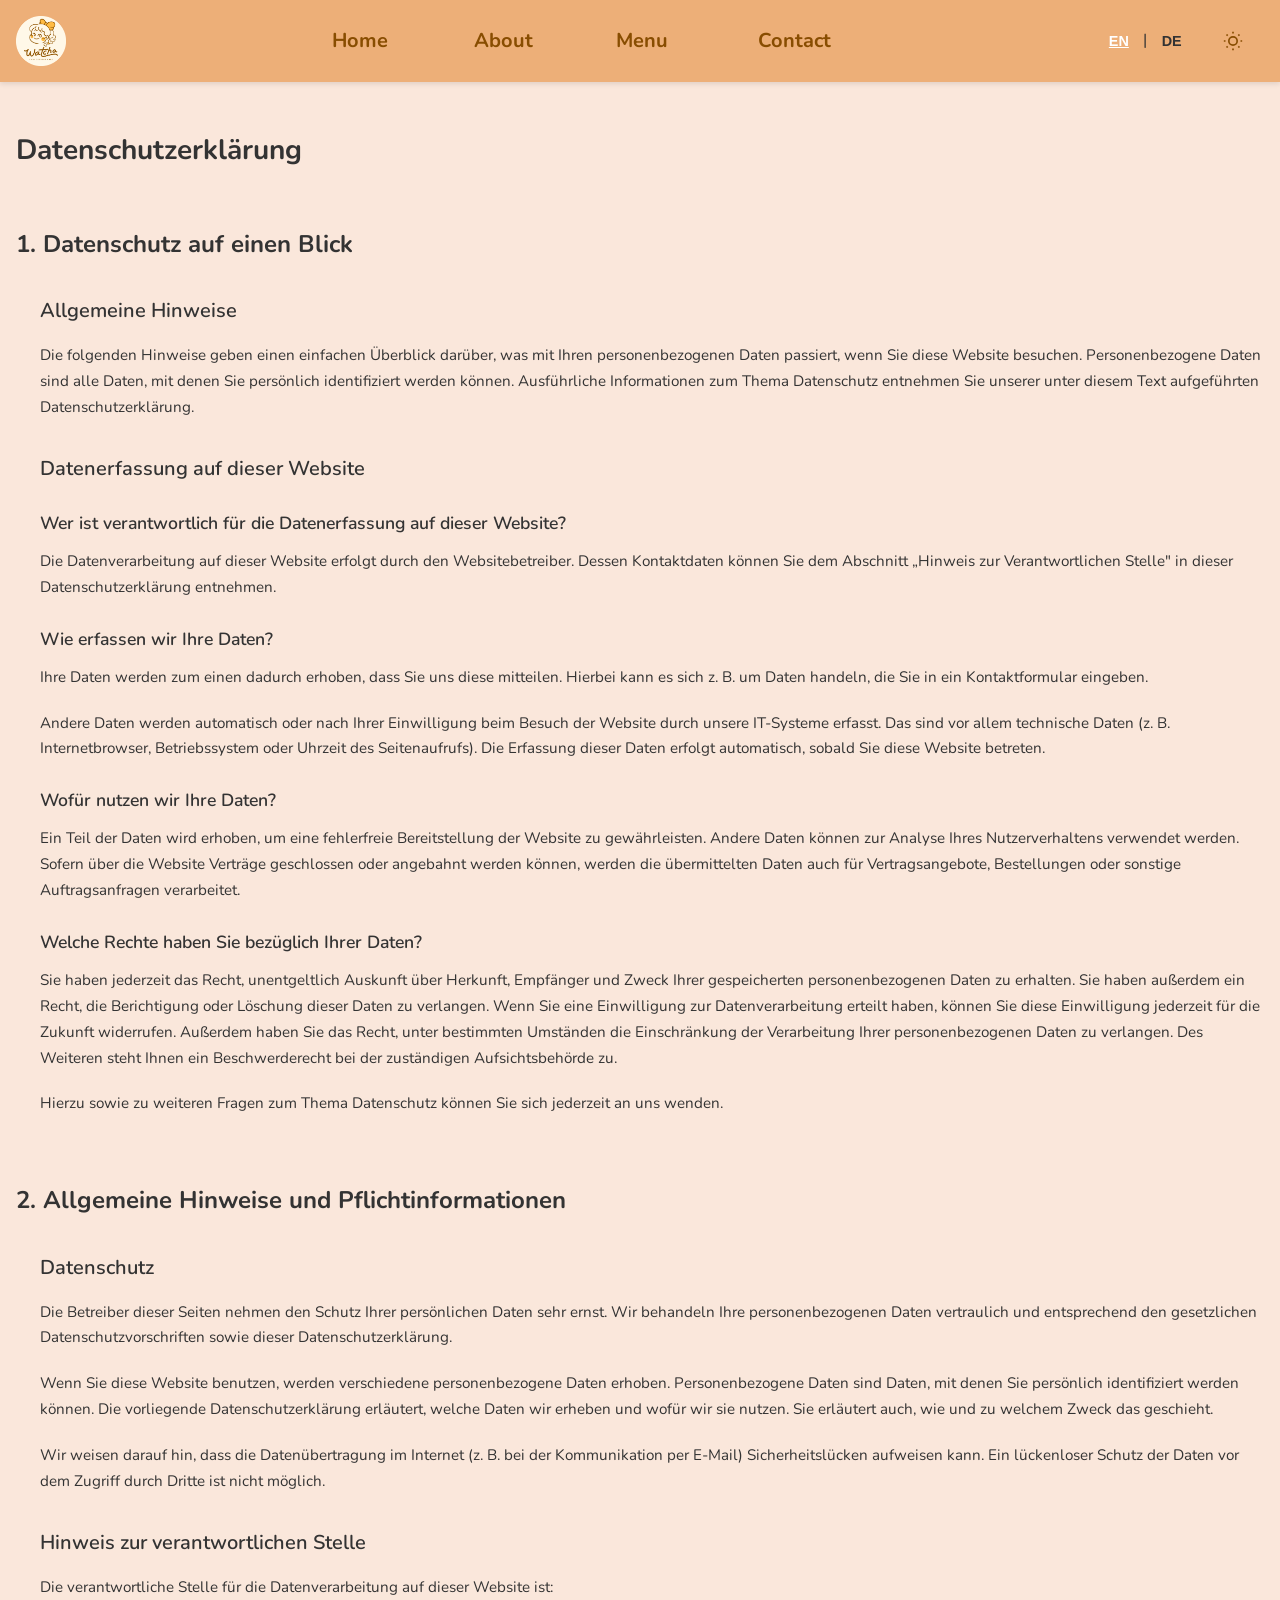
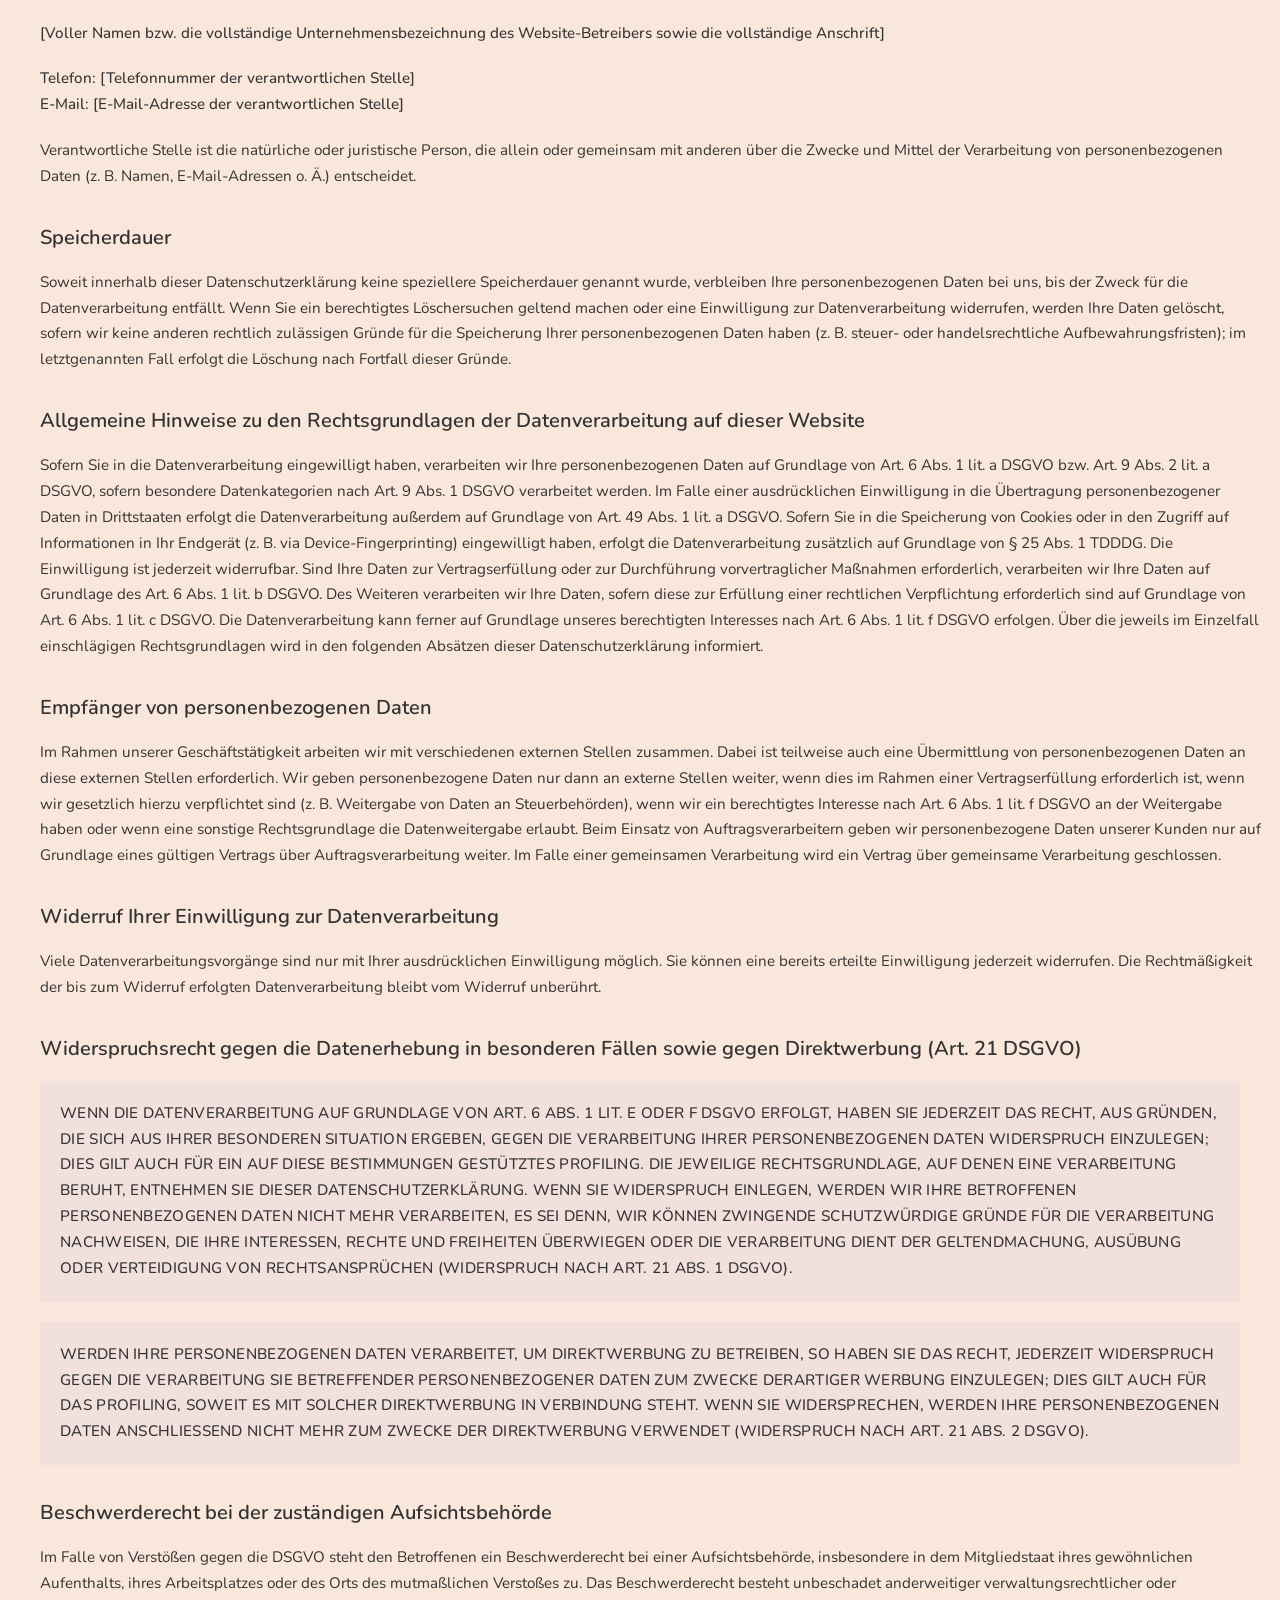
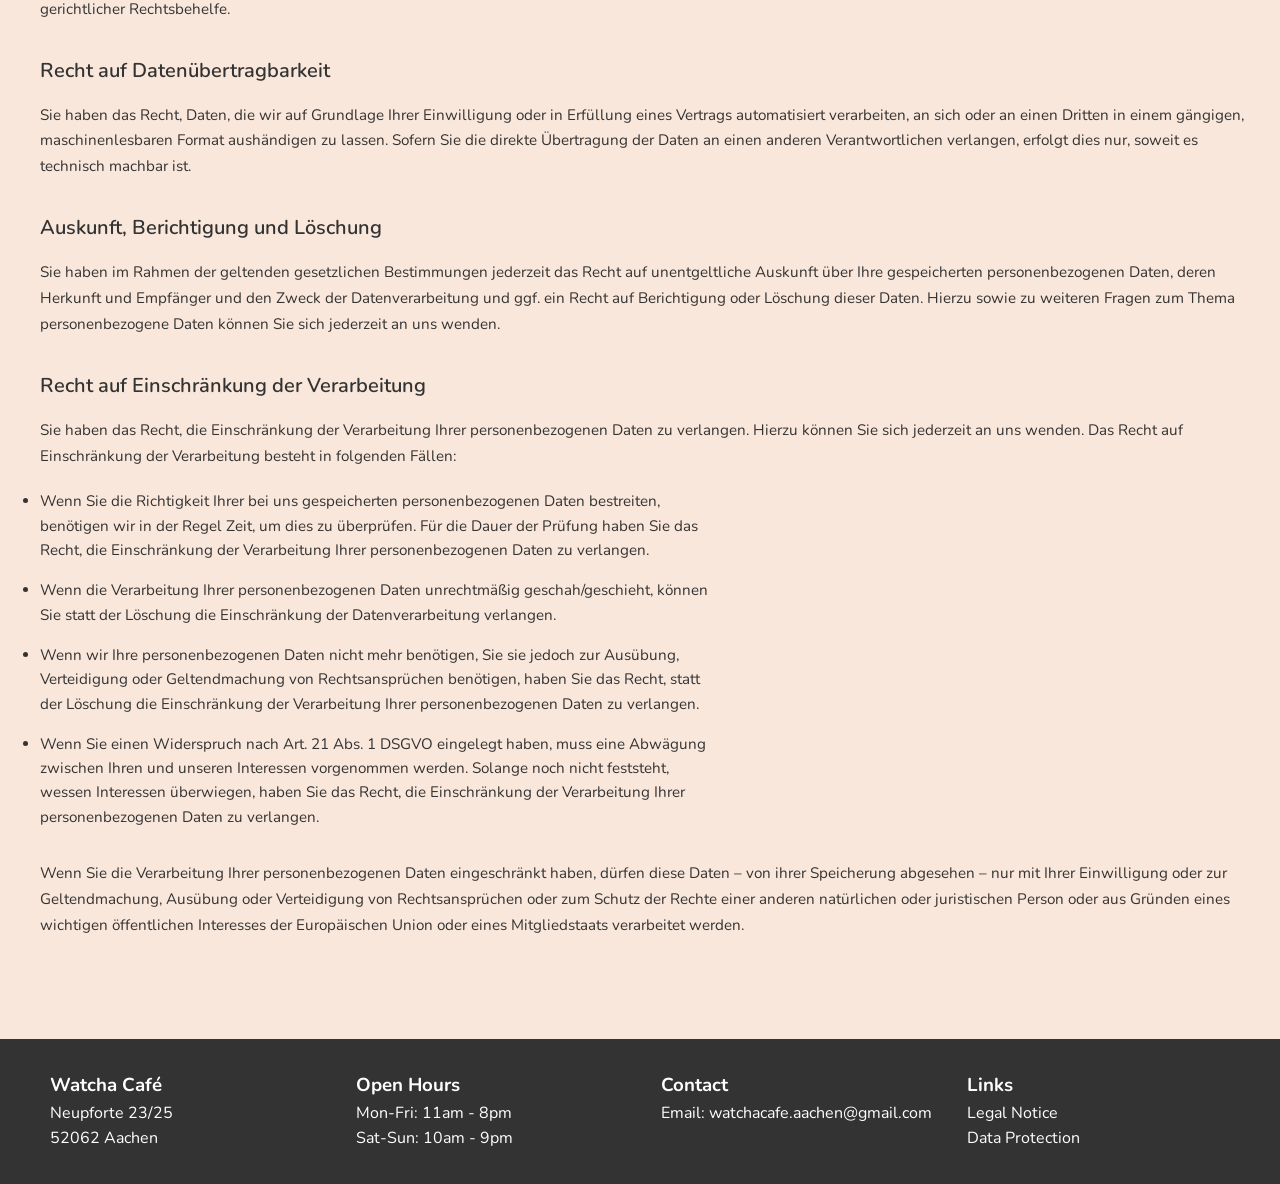
<file: data_protection.html>
<!DOCTYPE html>
<html lang="en">
  <head>
    <meta charset="UTF-8" />
    <meta name="viewport" content="width=device-width, initial-scale=1.0" />
    <title>Data Protection - Watcha Café</title>
    <link
      href="https://fonts.googleapis.com/css2?family=Nunito:ital,wght@0,200..1000;1,200..1000&display=swap"
      rel="stylesheet"
    />
    <link rel="stylesheet" href="css/style.css" />
    <link rel="stylesheet" href="css/header.css" />
    <link rel="stylesheet" href="css/sections.css" />
    <link rel="stylesheet" href="css/footer.css" />
    <link rel="stylesheet" href="css/animation.css" />
    <link rel="stylesheet" href="css/dark_theme.css" />
    <link rel="stylesheet" href="css/responsive.css" />
    <link rel="stylesheet" href="css/legal_content.css" />
  </head>
  <body>
    <header>
      <nav class="nav-container">
        <img src="images/logo_watcha.png" class="logo" />
        <div class="nav-links">
          <a href="index.html#home" data-translate="nav_home">Home</a>
          <a href="index.html#about" data-translate="nav_about">About</a>
          <a href="index.html#menu" data-translate="nav_menu">Menu</a>
          <a href="index.html#contact" data-translate="nav_contact">Contact</a>
        </div>
        <div class="controls-group">
          <div class="language-switcher">
            <button class="lang-btn active" onclick="changeLanguage('en')">EN</button>
            <span class="lang-separator">|</span>
            <button class="lang-btn" onclick="changeLanguage('de')">DE</button>
          </div>
          <button class="theme-toggle" aria-label="Toggle dark mode">
            <svg
              class="sun-icon"
              xmlns="http://www.w3.org/2000/svg"
              width="20"
              height="20"
              viewBox="0 0 24 24"
              fill="none"
              stroke="currentColor"
              stroke-width="2"
            >
              <circle cx="12" cy="12" r="5" />
              <path
                d="M12 1v2M12 21v2M4.22 4.22l1.42 1.42M18.36 18.36l1.42 1.42M1 12h2M21 12h2M4.22 19.78l1.42-1.42M18.36 5.64l1.42-1.42"
              />
            </svg>
            <svg
              class="moon-icon"
              xmlns="http://www.w3.org/2000/svg"
              width="20"
              height="20"
              viewBox="0 0 24 24"
              fill="none"
              stroke="currentColor"
              stroke-width="2"
            >
              <path d="M21 12.79A9 9 0 1 1 11.21 3 7 7 0 0 0 21 12.79z" />
            </svg>
          </button>
        </div>
        <button class="hamburger" aria-label="Menu">
          <span class="hamburger-line"></span>
          <span class="hamburger-line"></span>
          <span class="hamburger-line"></span>
        </button>
      </nav>
    </header>

    <main class="legal-main">
      <div class="legal-container">
        <h1 class="legal-title">Datenschutzerklärung</h1>
        <h2 class="legal-heading">1. Datenschutz auf einen Blick</h2>
        <h3 class="legal-subheading">Allgemeine Hinweise</h3>
        <p class="legal-text">
          Die folgenden Hinweise geben einen einfachen Überblick darüber, was mit
          Ihren personenbezogenen Daten passiert, wenn Sie diese Website besuchen.
          Personenbezogene Daten sind alle Daten, mit denen Sie persönlich
          identifiziert werden können. Ausführliche Informationen zum Thema
          Datenschutz entnehmen Sie unserer unter diesem Text aufgeführten
          Datenschutzerklärung.
        </p>
        <h3 class="legal-subheading">Datenerfassung auf dieser Website</h3>
        <h4 class="legal-mini-heading">Wer ist verantwortlich für die Datenerfassung auf dieser Website?</h4>
        <p class="legal-text">
          Die Datenverarbeitung auf dieser Website erfolgt durch den
          Websitebetreiber. Dessen Kontaktdaten können Sie dem Abschnitt „Hinweis
          zur Verantwortlichen Stelle" in dieser Datenschutzerklärung entnehmen.
        </p>
        <h4 class="legal-mini-heading">Wie erfassen wir Ihre Daten?</h4>
        <p class="legal-text">
          Ihre Daten werden zum einen dadurch erhoben, dass Sie uns diese mitteilen.
          Hierbei kann es sich z. B. um Daten handeln, die Sie in ein Kontaktformular
          eingeben.
        </p>
        <p class="legal-text">
          Andere Daten werden automatisch oder nach Ihrer Einwilligung beim Besuch
          der Website durch unsere IT-Systeme erfasst. Das sind vor allem technische
          Daten (z. B. Internetbrowser, Betriebssystem oder Uhrzeit des
          Seitenaufrufs). Die Erfassung dieser Daten erfolgt automatisch, sobald Sie
          diese Website betreten.
        </p>
        <h4 class="legal-mini-heading">Wofür nutzen wir Ihre Daten?</h4>
        <p class="legal-text">
          Ein Teil der Daten wird erhoben, um eine fehlerfreie Bereitstellung der
          Website zu gewährleisten. Andere Daten können zur Analyse Ihres
          Nutzerverhaltens verwendet werden. Sofern über die Website Verträge
          geschlossen oder angebahnt werden können, werden die übermittelten Daten
          auch für Vertragsangebote, Bestellungen oder sonstige Auftragsanfragen
          verarbeitet.
        </p>
        <h4 class="legal-mini-heading">Welche Rechte haben Sie bezüglich Ihrer Daten?</h4>
        <p class="legal-text">
          Sie haben jederzeit das Recht, unentgeltlich Auskunft über Herkunft,
          Empfänger und Zweck Ihrer gespeicherten personenbezogenen Daten zu
          erhalten. Sie haben außerdem ein Recht, die Berichtigung oder Löschung
          dieser Daten zu verlangen. Wenn Sie eine Einwilligung zur
          Datenverarbeitung erteilt haben, können Sie diese Einwilligung jederzeit
          für die Zukunft widerrufen. Außerdem haben Sie das Recht, unter bestimmten
          Umständen die Einschränkung der Verarbeitung Ihrer personenbezogenen Daten
          zu verlangen. Des Weiteren steht Ihnen ein Beschwerderecht bei der
          zuständigen Aufsichtsbehörde zu.
        </p>
        <p class="legal-text">
          Hierzu sowie zu weiteren Fragen zum Thema Datenschutz können Sie sich
          jederzeit an uns wenden.
        </p>
        <h2 class="legal-heading">2. Allgemeine Hinweise und Pflichtinformationen</h2>
        <h3 class="legal-subheading">Datenschutz</h3>
        <p class="legal-text">
          Die Betreiber dieser Seiten nehmen den Schutz Ihrer persönlichen Daten
          sehr ernst. Wir behandeln Ihre personenbezogenen Daten vertraulich und
          entsprechend den gesetzlichen Datenschutzvorschriften sowie dieser
          Datenschutzerklärung.
        </p>
        <p class="legal-text">
          Wenn Sie diese Website benutzen, werden verschiedene personenbezogene
          Daten erhoben. Personenbezogene Daten sind Daten, mit denen Sie persönlich
          identifiziert werden können. Die vorliegende Datenschutzerklärung
          erläutert, welche Daten wir erheben und wofür wir sie nutzen. Sie erläutert
          auch, wie und zu welchem Zweck das geschieht.
        </p>
        <p class="legal-text">
          Wir weisen darauf hin, dass die Datenübertragung im Internet (z. B. bei der
          Kommunikation per E-Mail) Sicherheitslücken aufweisen kann. Ein lückenloser
          Schutz der Daten vor dem Zugriff durch Dritte ist nicht möglich.
        </p>
        <h3 class="legal-subheading">Hinweis zur verantwortlichen Stelle</h3>
        <p class="legal-text">
          Die verantwortliche Stelle für die Datenverarbeitung auf dieser Website
          ist:
        </p>
        <p class="legal-contact-info">
          [Voller Namen bzw. die vollständige Unternehmensbezeichnung des
          Website-Betreibers sowie die vollständige Anschrift]
        </p>
        <p class="legal-contact-info">
          Telefon: [Telefonnummer der verantwortlichen Stelle]
          <br />
          E-Mail: [E-Mail-Adresse der verantwortlichen Stelle]
        </p>
        <p class="legal-text">
          Verantwortliche Stelle ist die natürliche oder juristische Person, die
          allein oder gemeinsam mit anderen über die Zwecke und Mittel der
          Verarbeitung von personenbezogenen Daten (z. B. Namen, E-Mail-Adressen o.
          Ä.) entscheidet.
        </p>
        <h3 class="legal-subheading">Speicherdauer</h3>
        <p class="legal-text">
          Soweit innerhalb dieser Datenschutzerklärung keine speziellere Speicherdauer
          genannt wurde, verbleiben Ihre personenbezogenen Daten bei uns, bis der
          Zweck für die Datenverarbeitung entfällt. Wenn Sie ein berechtigtes
          Löschersuchen geltend machen oder eine Einwilligung zur Datenverarbeitung
          widerrufen, werden Ihre Daten gelöscht, sofern wir keine anderen rechtlich
          zulässigen Gründe für die Speicherung Ihrer personenbezogenen Daten haben
          (z. B. steuer- oder handelsrechtliche Aufbewahrungsfristen); im
          letztgenannten Fall erfolgt die Löschung nach Fortfall dieser Gründe.
        </p>
        <h3 class="legal-subheading">Allgemeine Hinweise zu den Rechtsgrundlagen der Datenverarbeitung auf dieser Website</h3>
        <p class="legal-text">
          Sofern Sie in die Datenverarbeitung eingewilligt haben, verarbeiten wir Ihre
          personenbezogenen Daten auf Grundlage von Art. 6 Abs. 1 lit. a DSGVO bzw.
          Art. 9 Abs. 2 lit. a DSGVO, sofern besondere Datenkategorien nach Art. 9
          Abs. 1 DSGVO verarbeitet werden. Im Falle einer ausdrücklichen Einwilligung
          in die Übertragung personenbezogener Daten in Drittstaaten erfolgt die
          Datenverarbeitung außerdem auf Grundlage von Art. 49 Abs. 1 lit. a DSGVO.
          Sofern Sie in die Speicherung von Cookies oder in den Zugriff auf
          Informationen in Ihr Endgerät (z. B. via Device-Fingerprinting) eingewilligt
          haben, erfolgt die Datenverarbeitung zusätzlich auf Grundlage von § 25 Abs.
          1 TDDDG. Die Einwilligung ist jederzeit widerrufbar. Sind Ihre Daten zur
          Vertragserfüllung oder zur Durchführung vorvertraglicher Maßnahmen
          erforderlich, verarbeiten wir Ihre Daten auf Grundlage des Art. 6 Abs. 1
          lit. b DSGVO. Des Weiteren verarbeiten wir Ihre Daten, sofern diese zur
          Erfüllung einer rechtlichen Verpflichtung erforderlich sind auf Grundlage
          von Art. 6 Abs. 1 lit. c DSGVO. Die Datenverarbeitung kann ferner auf
          Grundlage unseres berechtigten Interesses nach Art. 6 Abs. 1 lit. f DSGVO
          erfolgen. Über die jeweils im Einzelfall einschlägigen Rechtsgrundlagen
          wird in den folgenden Absätzen dieser Datenschutzerklärung informiert.
        </p>
        <h3 class="legal-subheading">Empfänger von personenbezogenen Daten</h3>
        <p class="legal-text">
          Im Rahmen unserer Geschäftstätigkeit arbeiten wir mit verschiedenen externen
          Stellen zusammen. Dabei ist teilweise auch eine Übermittlung von
          personenbezogenen Daten an diese externen Stellen erforderlich. Wir geben
          personenbezogene Daten nur dann an externe Stellen weiter, wenn dies im
          Rahmen einer Vertragserfüllung erforderlich ist, wenn wir gesetzlich hierzu
          verpflichtet sind (z. B. Weitergabe von Daten an Steuerbehörden), wenn wir
          ein berechtigtes Interesse nach Art. 6 Abs. 1 lit. f DSGVO an der Weitergabe
          haben oder wenn eine sonstige Rechtsgrundlage die Datenweitergabe erlaubt.
          Beim Einsatz von Auftragsverarbeitern geben wir personenbezogene Daten
          unserer Kunden nur auf Grundlage eines gültigen Vertrags über
          Auftragsverarbeitung weiter. Im Falle einer gemeinsamen Verarbeitung wird
          ein Vertrag über gemeinsame Verarbeitung geschlossen.
        </p>
        <h3 class="legal-subheading">Widerruf Ihrer Einwilligung zur Datenverarbeitung</h3>
        <p class="legal-text">
          Viele Datenverarbeitungsvorgänge sind nur mit Ihrer ausdrücklichen
          Einwilligung möglich. Sie können eine bereits erteilte Einwilligung
          jederzeit widerrufen. Die Rechtmäßigkeit der bis zum Widerruf erfolgten
          Datenverarbeitung bleibt vom Widerruf unberührt.
        </p>
        <h3 class="legal-subheading">Widerspruchsrecht gegen die Datenerhebung in besonderen Fällen sowie gegen Direktwerbung (Art. 21 DSGVO)</h3>
        <p class="legal-text legal-highlighted">
          WENN DIE DATENVERARBEITUNG AUF GRUNDLAGE VON ART. 6 ABS. 1 LIT. E ODER F
          DSGVO ERFOLGT, HABEN SIE JEDERZEIT DAS RECHT, AUS GRÜNDEN, DIE SICH AUS
          IHRER BESONDEREN SITUATION ERGEBEN, GEGEN DIE VERARBEITUNG IHRER
          PERSONENBEZOGENEN DATEN WIDERSPRUCH EINZULEGEN; DIES GILT AUCH FÜR EIN AUF
          DIESE BESTIMMUNGEN GESTÜTZTES PROFILING. DIE JEWEILIGE RECHTSGRUNDLAGE, AUF
          DENEN EINE VERARBEITUNG BERUHT, ENTNEHMEN SIE DIESER DATENSCHUTZERKLÄRUNG.
          WENN SIE WIDERSPRUCH EINLEGEN, WERDEN WIR IHRE BETROFFENEN PERSONENBEZOGENEN
          DATEN NICHT MEHR VERARBEITEN, ES SEI DENN, WIR KÖNNEN ZWINGENDE
          SCHUTZWÜRDIGE GRÜNDE FÜR DIE VERARBEITUNG NACHWEISEN, DIE IHRE INTERESSEN,
          RECHTE UND FREIHEITEN ÜBERWIEGEN ODER DIE VERARBEITUNG DIENT DER
          GELTENDMACHUNG, AUSÜBUNG ODER VERTEIDIGUNG VON RECHTSANSPRÜCHEN (WIDERSPRUCH
          NACH ART. 21 ABS. 1 DSGVO).
        </p>
        <p class="legal-text legal-highlighted">
          WERDEN IHRE PERSONENBEZOGENEN DATEN VERARBEITET, UM DIREKTWERBUNG ZU
          BETREIBEN, SO HABEN SIE DAS RECHT, JEDERZEIT WIDERSPRUCH GEGEN DIE
          VERARBEITUNG SIE BETREFFENDER PERSONENBEZOGENER DATEN ZUM ZWECKE DERARTIGER
          WERBUNG EINZULEGEN; DIES GILT AUCH FÜR DAS PROFILING, SOWEIT ES MIT SOLCHER
          DIREKTWERBUNG IN VERBINDUNG STEHT. WENN SIE WIDERSPRECHEN, WERDEN IHRE
          PERSONENBEZOGENEN DATEN ANSCHLIESSEND NICHT MEHR ZUM ZWECKE DER
          DIREKTWERBUNG VERWENDET (WIDERSPRUCH NACH ART. 21 ABS. 2 DSGVO).
        </p>
        <h3 class="legal-subheading">Beschwerderecht bei der zuständigen Aufsichtsbehörde</h3>
        <p class="legal-text">
          Im Falle von Verstößen gegen die DSGVO steht den Betroffenen ein
          Beschwerderecht bei einer Aufsichtsbehörde, insbesondere in dem Mitgliedstaat
          ihres gewöhnlichen Aufenthalts, ihres Arbeitsplatzes oder des Orts des
          mutmaßlichen Verstoßes zu. Das Beschwerderecht besteht unbeschadet
          anderweitiger verwaltungsrechtlicher oder gerichtlicher Rechtsbehelfe.
        </p>
        <h3 class="legal-subheading">Recht auf Datenübertragbarkeit</h3>
        <p class="legal-text">
          Sie haben das Recht, Daten, die wir auf Grundlage Ihrer Einwilligung oder in
          Erfüllung eines Vertrags automatisiert verarbeiten, an sich oder an einen
          Dritten in einem gängigen, maschinenlesbaren Format aushändigen zu lassen.
          Sofern Sie die direkte Übertragung der Daten an einen anderen
          Verantwortlichen verlangen, erfolgt dies nur, soweit es technisch machbar
          ist.
        </p>
        <h3 class="legal-subheading">Auskunft, Berichtigung und Löschung</h3>
        <p class="legal-text">
          Sie haben im Rahmen der geltenden gesetzlichen Bestimmungen jederzeit das
          Recht auf unentgeltliche Auskunft über Ihre gespeicherten personenbezogenen
          Daten, deren Herkunft und Empfänger und den Zweck der Datenverarbeitung und
          ggf. ein Recht auf Berichtigung oder Löschung dieser Daten. Hierzu sowie zu
          weiteren Fragen zum Thema personenbezogene Daten können Sie sich jederzeit
          an uns wenden.
        </p>
        <h3 class="legal-subheading">Recht auf Einschränkung der Verarbeitung</h3>
        <p class="legal-text">
          Sie haben das Recht, die Einschränkung der Verarbeitung Ihrer
          personenbezogenen Daten zu verlangen. Hierzu können Sie sich jederzeit an
          uns wenden. Das Recht auf Einschränkung der Verarbeitung besteht in
          folgenden Fällen:
        </p>
        <ul class="legal-list">
          <li class="legal-list-item">
            Wenn Sie die Richtigkeit Ihrer bei uns gespeicherten personenbezogenen
            Daten bestreiten, benötigen wir in der Regel Zeit, um dies zu überprüfen.
            Für die Dauer der Prüfung haben Sie das Recht, die Einschränkung der
            Verarbeitung Ihrer personenbezogenen Daten zu verlangen.
          </li>
          <li class="legal-list-item">
            Wenn die Verarbeitung Ihrer personenbezogenen Daten unrechtmäßig
            geschah/geschieht, können Sie statt der Löschung die Einschränkung der
            Datenverarbeitung verlangen.
          </li>
          <li class="legal-list-item">
            Wenn wir Ihre personenbezogenen Daten nicht mehr benötigen, Sie sie jedoch
            zur Ausübung, Verteidigung oder Geltendmachung von Rechtsansprüchen
            benötigen, haben Sie das Recht, statt der Löschung die Einschränkung der
            Verarbeitung Ihrer personenbezogenen Daten zu verlangen.
          </li>
          <li class="legal-list-item">
            Wenn Sie einen Widerspruch nach Art. 21 Abs. 1 DSGVO eingelegt haben, muss
            eine Abwägung zwischen Ihren und unseren Interessen vorgenommen werden.
            Solange noch nicht feststeht, wessen Interessen überwiegen, haben Sie das
            Recht, die Einschränkung der Verarbeitung Ihrer personenbezogenen Daten zu
            verlangen.
          </li>
        </ul>
        <p class="legal-text">
          Wenn Sie die Verarbeitung Ihrer personenbezogenen Daten eingeschränkt
          haben, dürfen diese Daten – von ihrer Speicherung abgesehen – nur mit Ihrer
          Einwilligung oder zur Geltendmachung, Ausübung oder Verteidigung von
          Rechtsansprüchen oder zum Schutz der Rechte einer anderen natürlichen oder
          juristischen Person oder aus Gründen eines wichtigen öffentlichen Interesses
          der Europäischen Union oder eines Mitgliedstaats verarbeitet werden.
        </p>
      </div>
    </main>

    <footer>
      <div class="footer_content">
        <div class="footer_address">
          <h3>Watcha Café</h3>
          <p>Neupforte 23/25<br />52062 Aachen</p>
        </div>
        <div class="footer_hours">
          <h3 data-translate="footer_hours_title">Hours</h3>
          <p>
            <span data-translate="footer_hours_weekday">Mon-Fri</span>: 11am -
            8pm
            <br />
            <span data-translate="footer_hours_weekend">Sat-Sun</span>: 10am -
            9pm
          </p>
        </div>
        <div class="footer_contact">
          <h3 data-translate="contact_title">Contact</h3>
          <p>
            Email: watchacafe.aachen@gmail.com
          </p>
        </div>
        <div class="footer_quick_links">
            <h3 data-translate="footer_quick_links">Quick Links</h3>
            <p>
              <a href="legal_notice.html" data-translate="footer_legal_notice" class="footer_links">Legal Notice</a>
              <br />
              <a href="data_protection.html" data-translate="footer_data_protection" class="footer_links">Data Protection</a>
            </p>
        </div>
      </div>
    </footer>
    <script type="module" src="js/translations.js"></script>
    <script type="module" src="js/main.js"></script>
  </body>
</html>
</file>
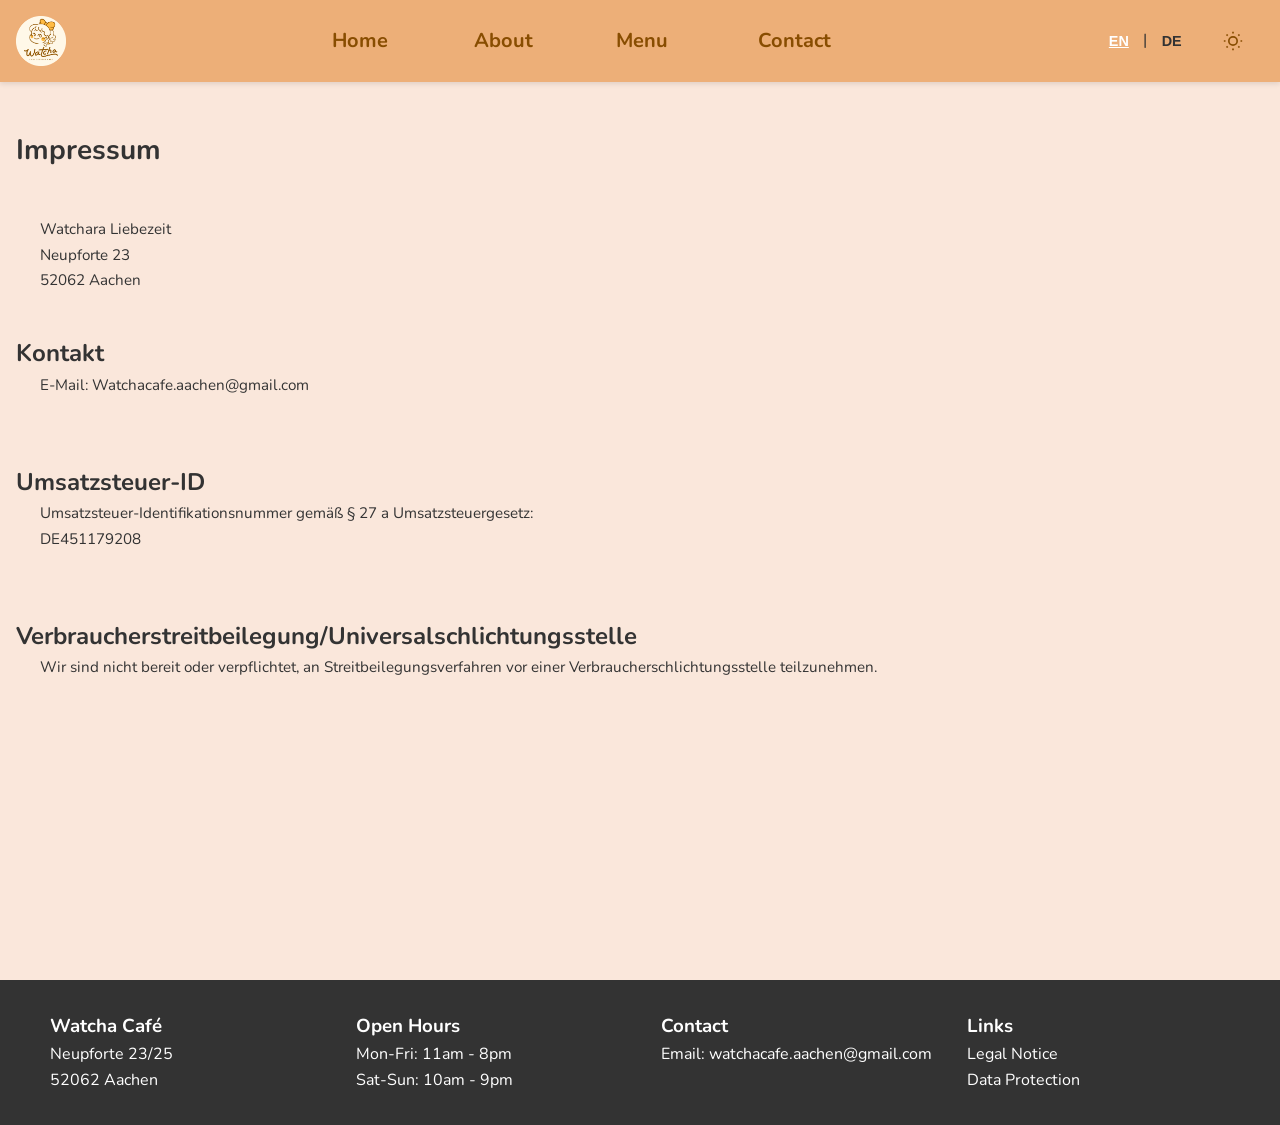
<file: legal_notice.html>
<!DOCTYPE html>
<html lang="en">
  <head>
    <meta charset="UTF-8" />
    <meta name="viewport" content="width=device-width, initial-scale=1.0" />
    <title>Legal Notice - Watcha Café</title>
    <link
      href="https://fonts.googleapis.com/css2?family=Nunito:ital,wght@0,200..1000;1,200..1000&display=swap"
      rel="stylesheet"
    />
    <link rel="stylesheet" href="css/style.css" />
    <link rel="stylesheet" href="css/header.css" />
    <link rel="stylesheet" href="css/sections.css" />
    <link rel="stylesheet" href="css/footer.css" />
    <link rel="stylesheet" href="css/animation.css" />
    <link rel="stylesheet" href="css/dark_theme.css" />
    <link rel="stylesheet" href="css/responsive.css" />
    <link rel="stylesheet" href="css/legal_content.css" />
  </head>
  <body>
    <header>
      <nav class="nav-container">
        <img src="images/logo_watcha.png" class="logo" />
        <div class="nav-links">
          <a href="index.html#home" data-translate="nav_home">Home</a>
          <a href="index.html#about" data-translate="nav_about">About</a>
          <a href="index.html#menu" data-translate="nav_menu">Menu</a>
          <a href="index.html#contact" data-translate="nav_contact">Contact</a>
        </div>
        <div class="controls-group">
          <div class="language-switcher">
            <button class="lang-btn active" onclick="changeLanguage('en')">
              EN
            </button>
            <span class="lang-separator">|</span>
            <button class="lang-btn" onclick="changeLanguage('de')">DE</button>
          </div>
          <button class="theme-toggle" aria-label="Toggle dark mode">
            <svg
              class="sun-icon"
              xmlns="http://www.w3.org/2000/svg"
              width="20"
              height="20"
              viewBox="0 0 24 24"
              fill="none"
              stroke="currentColor"
              stroke-width="2"
            >
              <circle cx="12" cy="12" r="5" />
              <path
                d="M12 1v2M12 21v2M4.22 4.22l1.42 1.42M18.36 18.36l1.42 1.42M1 12h2M21 12h2M4.22 19.78l1.42-1.42M18.36 5.64l1.42-1.42"
              />
            </svg>
            <svg
              class="moon-icon"
              xmlns="http://www.w3.org/2000/svg"
              width="20"
              height="20"
              viewBox="0 0 24 24"
              fill="none"
              stroke="currentColor"
              stroke-width="2"
            >
              <path d="M21 12.79A9 9 0 1 1 11.21 3 7 7 0 0 0 21 12.79z" />
            </svg>
          </button>
        </div>
        <button class="hamburger" aria-label="Menu">
          <span class="hamburger-line"></span>
          <span class="hamburger-line"></span>
          <span class="hamburger-line"></span>
        </button>
      </nav>
    </header>

    <main class="legal-main">
      <div class="legal-container">

          <h1 class="legal-title">Impressum</h1>
          <p class="legal-text">
            Watchara Liebezeit<br />
            Neupforte 23<br />
            52062 Aachen
          </p>
          
          <h2 class="legal-heading">Kontakt</h2>
          <p class="legal-text">
            E-Mail: Watchacafe.aachen@gmail.com
          </p>
          
          <h2 class="legal-heading">Umsatzsteuer-ID</h2>
          <p class="legal-text">
            Umsatzsteuer-Identifikationsnummer gem&auml;&szlig; &sect; 27 a Umsatzsteuergesetz:<br />
            DE451179208
          </p>
          
          <h2 class="legal-heading">Verbraucher&shy;streit&shy;beilegung/Universal&shy;schlichtungs&shy;stelle</h2>
          <p class="legal-text">
            Wir sind nicht bereit oder verpflichtet, an Streitbeilegungsverfahren vor einer Verbraucherschlichtungsstelle teilzunehmen.
          </p>
        </div>

    </main>

    <footer>
      <div class="footer_content">
        <div class="footer_address">
          <h3>Watcha Café</h3>
          <p>Neupforte 23/25<br />52062 Aachen</p>
        </div>
        <div class="footer_hours">
          <h3 data-translate="footer_hours_title">Hours</h3>
          <p>
            <span data-translate="footer_hours_weekday">Mon-Fri</span>: 11am -
            8pm
            <br />
            <span data-translate="footer_hours_weekend">Sat-Sun</span>: 10am -
            9pm
          </p>
        </div>
        <div class="footer_contact">
          <h3 data-translate="contact_title">Contact</h3>
          <p>
           Email: watchacafe.aachen@gmail.com
          </p>
        </div>
        <div class="footer_quick_links">
            <h3 data-translate="footer_quick_links">Quick Links</h3>
            <p>
              <a href="legal_notice.html" data-translate="footer_legal_notice" class="footer_links">Legal Notice</a>
              <br />
              <a href="data_protection.html" data-translate="footer_data_protection" class="footer_links">Data Protection</a>
            </p>
        </div>
      </div>
    </footer>
    <script type="module" src="js/translations.js"></script>
    <script type="module" src="js/main.js"></script>
  </body>
</html>
</file>
<file: css/style.css>
* {
  margin: 0;
  padding: 0;
  box-sizing: border-box;
}

/* Light mode (default) colors */
:root {
  --background-color: #ffffff;
  --text-color: #333333;

  --header-bg: hsl(28, 77%, 70%);
  --header-text: #884d01;
  --header-hover: #ffffff;

  --menu-item-bg: #ffffff;
  --menu-item-price: #e27b2e;

  --section-alt-bg: hsl(24, 76%, 92%);

  --footer-bg: #333333;
  --footer-text: #ffffff;
}

html {
  scroll-behavior: smooth;
  scroll-padding-top: 60px;
}

body {
  font-family: "Nunito", Arial, sans-serif;
  line-height: 1.6;
  background-color: var(--background-color);
  color: var(--text-color);
  transition: background-color 0.3s, color 0.3s;
}
</file>
<file: css/header.css>
header {
  position: fixed;
  top: 0;
  width: 100%;
  background: var(--header-bg);
  box-shadow: 0 2px 5px rgba(0, 0, 0, 0.1);
  z-index: 1000;
  margin-bottom: 0;
}

.controls-group {
  display: flex;
  align-items: center;
  gap: 1rem;
  margin-left: auto;
  margin-right: 0.8rem;
}

/* Language switcher styles */
.language-switcher {
  display: flex;
  align-items: center;
  gap: 0.5rem;
  margin-left: auto;
  padding-right: 1rem;
}

.lang-btn {
  background: none;
  border: none;
  font-size: 0.9rem;
  font-weight: bold;
  color: #333;
  cursor: pointer;
  padding: 0.2rem 0.4rem;
  transition: color 0.2s ease;
}

.lang-btn:hover {
  color: white;
}

.lang-btn.active {
  color: white;
  text-decoration: underline;
}

.lang-separator {
  color: #333;
}

/* Theme Toggle Button */
.theme-toggle {
  background: none;
  border: none;
  padding: 0.5rem;
  cursor: pointer;
  color: var(--header-text);
  display: flex;
  align-items: center;
  justify-content: center;
}

.theme-toggle .sun-icon,
.theme-toggle .moon-icon {
  transition: transform 0.3s;
}

.nav-container {
  max-width: 1300px;
  margin: 0 auto;
  padding: 1rem;
  display: flex;
  justify-content: space-between;
  align-items: center;
  position: relative;
  /* gap: 2rem; */
}

.logo {
  height: 50px;
}

.nav-links {
  display: flex;
  align-items: center;
  transition: all 0.1s ease-in-out;
}

.nav-links a {
  min-width: 110px;
  text-decoration: none;
  color: var(--header-text);
  font-weight: bold;
  transition: color 0.1s;
  font-size: 1.25rem;
}

.nav-links a:hover {
  color: var(--header-hover);
}

/* for large screens */
@media (min-width: 769px) {
  .nav-links {
    position: static;
    gap: clamp(0.5rem, 2.5vw, 3rem);
    flex: 1;
    justify-content: center;
    margin: 0 1rem;
  }

  .nav-links a {
    padding: 0.5rem 1rem; /* Equal padding around links */
    white-space: nowrap; /* Prevents text wrapping */
  }

  .language-switcher {
    padding-right: 0.7rem;
  }
}

/* for medium screens */
@media (min-width: 769px) and (max-width: 1100px) {
  .nav-links {
    position: absolute;
    left: 13%;
    gap: clamp(0.2rem, 1.5vw, 1rem);
  }
}

/* Hamburger menu */
.hamburger {
  display: none; /* Hidden by default on desktop */
  background: none;
  border: none;
  cursor: pointer;
  padding: 0;
  width: 28px;
  height: 20px;
  position: relative;
  z-index: 1002; /* Ensure it stays above the menu */
}

.hamburger-line {
  display: block;
  width: 100%;
  height: 2px;
  background-color: #333;
  position: absolute;
  left: 0;
  transition: all 0.25s ease-in-out;
}

/* Position each line */
.hamburger-line:nth-child(1) {
  top: 0;
}

.hamburger-line:nth-child(2) {
  top: 50%;
  transform: translateY(-50%);
}

.hamburger-line:nth-child(3) {
  bottom: 0;
}

/* Animation for the X state */
.hamburger.active .hamburger-line:nth-child(1) {
  transform: translateY(9px) rotate(45deg); /* height / 2 - 1 */
}

.hamburger.active .hamburger-line:nth-child(2) {
  opacity: 0;
}

.hamburger.active .hamburger-line:nth-child(3) {
  transform: translateY(-9px) rotate(-45deg);
}
</file>
<file: css/sections.css>
/* Main content styles */
main {
  min-height: 100vh;
  margin-top: 80px;
}

.main_additional_page {
  background: var(--section-alt-bg);
}

section {
  padding: 3rem 1rem;
}

.container {
  max-width: 1200px;
  margin: 0 auto;
}

.container_additional_page {
  max-width: 1200px;
  margin: 0 auto;
  padding: 2rem 2rem;
}

section > .container > p {
  margin-top: 20px;
  margin-left: 15px;
}

section > .container > h2 {
  margin-left: 15px;
}

/* Home section */
#home {
  background: url("/images/Thai\ Tea.jpg") center/cover;
  opacity: 50%;
  height: 80vh;
  display: flex;
  align-items: center;
  justify-content: center;
  color: white;
  text-align: center;
  text-shadow: 2px 2px 4px rgba(0, 0, 0, 0.5);
}

/* About section */
#about {
  background: var(--section-alt-bg);
}

/* Services section */
#services {
  background: var(--section-alt-bg);
}

.services-content {
  margin-top: 1.5rem;
  padding: 0 1rem;
}

.services-card {
  background: none;
  border-radius: 12px;
  padding: 0;
}

.services-icon {
  font-size: 3rem;
  margin-bottom: 1rem;
}

.services-card h3 {
  font-size: 1.4rem;
  font-weight: 700;
  margin-bottom: 1rem;
  color: var(--text-color);
}

.services-card p {
  line-height: 1.8;
  color: var(--text-color);
  margin-bottom: 1.2rem;
}

.services-cta {
  font-weight: 600;
}

.services-email {
  display: inline-block;
  margin-left: 0.3rem;
  color: hsl(24, 76%, 46%);
  text-decoration: none;
  border-bottom: 1px solid transparent;
  transition: border-color 0.2s ease, color 0.2s ease;
}

.services-email:hover {
  color: hsl(24, 76%, 36%);
  border-bottom-color: hsl(24, 76%, 36%);
}

/* Contact section */
#contact {
  background: var(--background-color);
}

.contact-grid {
  display: grid;
  grid-template-columns: 1fr 1fr;
  gap: 2rem;
  padding: 0 1rem;
}

.contact-info p {
  margin-top: 20px;
}

.contact-instagram {
  margin-top: 1rem;
}

.instagram-link {
  display: inline-flex;
  align-items: center;
  gap: 0.5rem;
  text-decoration: none;
  color: var(--text-color);
  font-weight: 600;
  transition: color 0.2s ease;
}

.instagram-link:hover {
  color: #c2185b;
}

.instagram-link svg {
  flex-shrink: 0;
}

.map-container {
  height: 400px;
  overflow: hidden;
  border-radius: 8px;
  width: 100%;
}

.map-container iframe {
  width: 100%;
  height: 100%;
  display: block;
}
</file>
<file: css/footer.css>
/* Footer styles */
footer {
  background: var(--footer-bg);
  color: var(--footer-text);
  padding: 2rem 1rem;
}

.footer_content {
  max-width: 1200px;
  margin: 0 auto;
  padding-left: 10px;
  display: grid;
  grid-template-columns: repeat(auto-fit, minmax(250px, 1fr));
  gap: 2rem;
}

.footer_links {
  text-decoration: none;
  color: var(--footer-text);
  border-bottom: 1px solid transparent;
  transition: color 0.3s ease, border-color 0.3s ease;
}

.footer_links:hover {
  color: hsl(24, 76%, 66%);
  border-bottom-color: hsl(24, 76%, 66%);
}
</file>
<file: css/animation.css>
.fade-in {
    opacity: 0;
    transform: translateY(20px);
    transition: opacity 0.5s ease-out, transform 0.5s ease-out;
}

.fade-in.visible {
    opacity: 1;
    transform: translateY(0);
}

.fade-in.fade-out {
    opacity: 0;
    transform: translateY(-20px);
}
</file>
<file: css/dark_theme.css>
[data-theme="dark"] {
  --background-color: #1a1a1a;
  --text-color: #ffffff;

  --header-bg: hsl(28, 73%, 60%);
  --header-text: #ffffff;
  --header-hover: #e0e0e0;

  --menu-item-bg: #2d2d2d;
  --menu-item-price: #ff9f5a;

  --section-alt-bg: #262626;

  --footer-bg: #1a1a1a;
  --footer-text: #ffffff;
}

[data-theme="dark"] .sun-icon {
  display: none;
}

[data-theme="light"] .moon-icon {
  display: none;
}
</file>
<file: css/responsive.css>
@media (max-width: 768px) {
  .nav-links {
    display: none;
  }

  .controls-group {
    margin-right: 1rem;
  }

  .controls-group .theme-toggle {
    margin-right: 1rem;
  }

  .hamburger {
    display: block;
  }

  .nav-links.active {
    display: flex;
    flex-direction: column;
    position: absolute;
    top: 100%;
    left: 0;
    right: 0;
    background-color: hsl(24, 76%, 70%);
    height: calc(100vh - 80px);
    padding: 0;
    box-shadow: 0 2px 5px rgba(0, 0, 0, 0.1);
    transform: none;
    align-items: center;
    gap: 0rem;
  }

  .nav-links.active a {
    width: 100%; 
    height: 25%;
    display: flex;
    justify-content: center;
    align-items: center;
    transition: all 0.3s ease;
    position: relative;
  }

  .nav-links.active a:hover {
    background-color: hsla(24, 76%, 60%, 1); /* Semi-transparent white */
    color: white;
  }

  .nav-links.active a:active {
    background-color: hsla(24, 76%, 30%, 1);
    transform: scale(0.98);
  }

  .contact-grid {
    grid-template-columns: 1fr;
  }
}
</file>
<file: css/legal_content.css>
.legal-main {
    min-height: 100vh;
    margin-top: 80px;
    background: var(--section-alt-bg);
    color: var(--text-color);
  }
  
  .legal-container {
    max-width: 1300px; /* Match the header's max-width */
    margin: 0 auto;
    padding: 3rem 1rem 5rem;
    font-family: 'Nunito', sans-serif;
  }
  
  /* Typography for legal pages */
  .legal-title {
    font-size: 2.5rem;
    font-weight: 700;
    margin-bottom: 2.5rem;
    color: var(--heading-color);
    border-bottom: 2px solid var(--accent-color);
    padding-bottom: 0.75rem;
  }
  
  .legal-heading, 
  .legal-subheading, 
  .legal-mini-heading,
  .legal-title,
  .legal-list,
  .legal-contact-info,
  .legal-highlighted {
    max-width: 100%;
    padding-left: 0;
    padding-right: 0;
    margin-left: 0;
    margin-right: 0;
  }
  
  .legal-subheading {
    font-size: 1.5rem;
    font-weight: 600;
    margin-top: 2rem;
    margin-bottom: 1rem;
    color: var(--heading-color);
    padding-left: 1.5rem;
  }
  
  .legal-mini-heading {
    font-size: 1.2rem;
    font-weight: 600;
    margin-top: 1.5rem;
    margin-bottom: 0.75rem;
    color: var(--heading-color);
    padding-left: 1.5rem;
  }
  
  /* Content wrapper to create a consistent column width */
  .legal-content-wrapper {
    max-width: 900px;
    margin: 0 auto;
    padding: 0 1rem;
  }
  
  .legal-text {
    font-size: 1rem;
    line-height: 1.7;
    margin-bottom: 1.25rem;
    max-width: 100%;
    padding-left: 1.5rem;
  }
  
  .legal-contact-info {
    font-size: 1rem;
    line-height: 1.7;
    margin-bottom: 1.25rem;
    padding-left: 1.5rem;
    border-left: 3px solid var(--accent-color);
    font-weight: 500;
  }
  
  /* Special styling for highlighted legal text (all caps sections) */
  .legal-highlighted {
    background-color: rgba(var(--accent-color-rgb, 100, 100, 255), 0.05);
    padding: 1.5rem 1.5rem 1.5rem 1.5rem;
    margin-left: 1.5rem;
    margin-right: 1.5rem;
    border-left: 4px solid var(--accent-color);
    border-radius: 0 4px 4px 0;
    font-weight: 500;
    letter-spacing: 0.02em;
  }
  
  /* List styling */
  .legal-list {
    margin: 1rem 0 2rem 4rem;
    list-style-type: disc;
    padding-right: 1.5rem;
  }
  
  .legal-list-item {
    margin-bottom: 1rem;
    line-height: 1.6;
    max-width: 75ch;
  }
  
  .legal-list-item::marker {
    color: var(--accent-color);
  }
  
  /* Add spacing between sections */
  .legal-container > h2:not(:first-of-type) {
    margin-top: 4rem;
  }
  
  /* Responsive adjustments */
  @media (max-width: 768px) {
    .legal-content-wrapper {
      padding: 0;
    }
  }
    
    .legal-title {
      font-size: 2rem;
      margin-bottom: 2rem;
    }
    
    .legal-heading {
      font-size: 1.75rem;
      margin-top: 2.5rem;
    }
    
    .legal-subheading {
      font-size: 1.35rem;
    }
    
    .legal-mini-heading {
      font-size: 1.1rem;
    }
    
    .legal-text,
    .legal-contact-info,
    .legal-list-item {
      font-size: 0.95rem;
    }
    
    .legal-highlighted {
      padding: 1.25rem;
    }
  
  @media (max-width: 480px) {
    .legal-container {
      padding: 2rem 1rem 3rem;
    }
  }
    
    .legal-title {
      font-size: 1.75rem;
    }
    
    .legal-heading {
      font-size: 1.5rem;
    }
    
    .legal-subheading {
      font-size: 1.25rem;
    }
    
    .legal-list {
      margin-left: 1.5rem;
    }

  
  /* Dark mode specific adjustments */
  :root.dark-theme .legal-highlighted {
    background-color: rgba(var(--accent-color-rgb, 100, 100, 255), 0.1);
  }
  
  :root.dark-theme .legal-contact-info {
    background-color: rgba(255, 255, 255, 0.03);
  }
</file>
